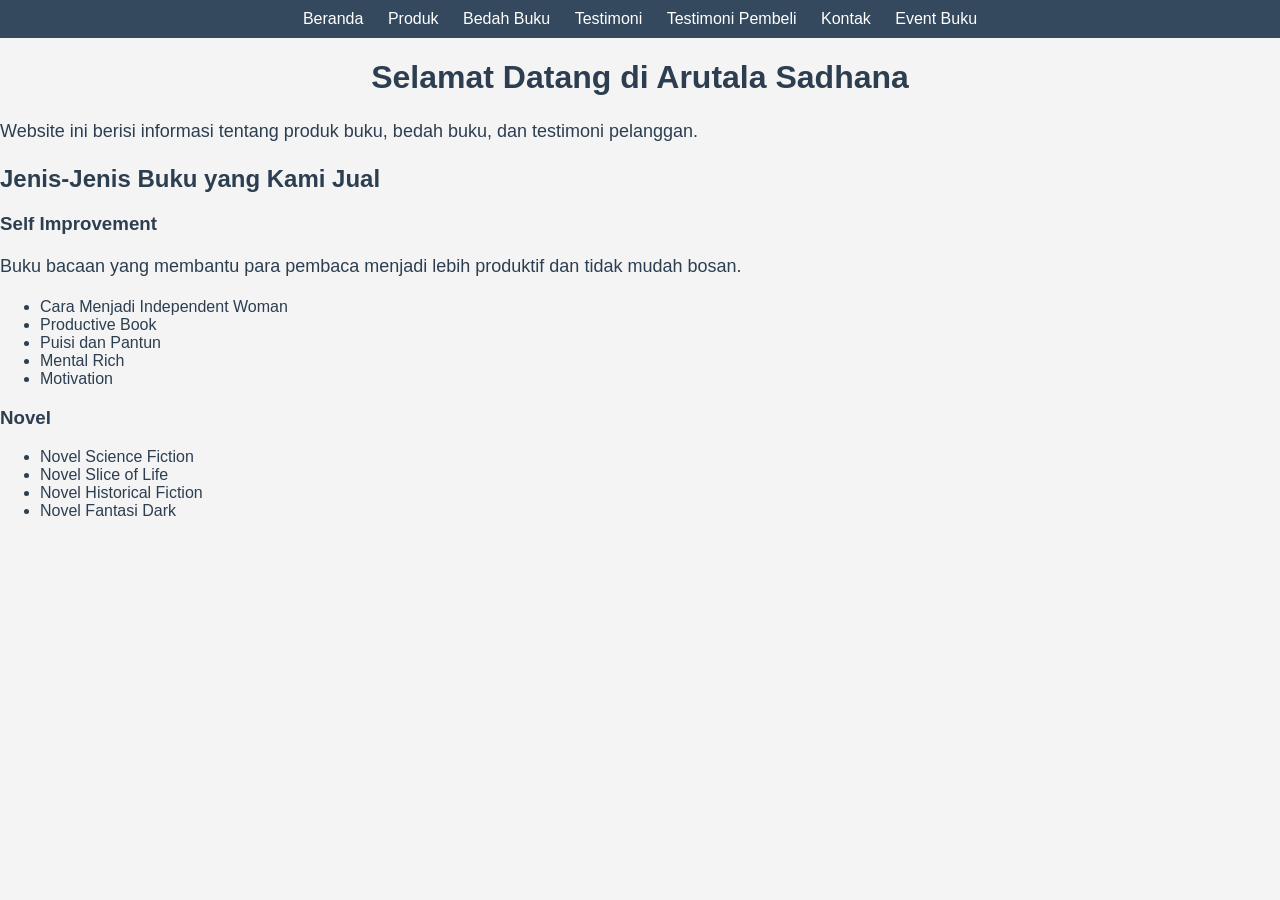
<file: index.html>
<!DOCTYPE html>
<html lang="id">
<head>
<meta charset="UTF-8">
<meta name="viewport" content="width=device-width, initial-scale=1.0">
<title>Profil Usaha Buku</title>
<link rel="stylesheet" href="style.css">

<style>
        body {
            font-family: Arial, sans-serif;
            margin: 0;
            background-color: #f4f4f4;
        }

        header {
            background-color: #2c3e50;
            color: white;
            padding: 15px;
            text-align: center;
        }

        nav {
            background-color: #34495e;
            padding: 10px;
            text-align: center;
        }

        nav a {
            color: white;
            text-decoration: none;
            margin: 0 10px;
        }

        section {
            padding: 20px;
        }

        .card {
            background-color: white;
            padding: 15px;
            margin-bottom: 15px;
            border-radius: 5px;
        }

        footer {
            background-color: #2c3e50;
            color: white;
            text-align: center;
            padding: 10px;
        }
    </style>

</head>
<body>

<nav>
<a href="index.html">Beranda</a>
<a href="produk.html">Produk</a>
<a href="bedah-buku.html">Bedah Buku</a>
<a href="testimoni.html">Testimoni</a>
<a href="tampil-testimoni.html">Testimoni Pembeli</a>
<a href="kontak.html">Kontak</a>
<a href="event.html">Event Buku</a>
</nav>

<h1>Selamat Datang di Arutala Sadhana</h1>

<p>Website ini berisi informasi tentang produk buku, bedah buku, dan testimoni pelanggan.</p>

<h2>Jenis-Jenis Buku yang Kami Jual</h2>

<h3>Self Improvement</h3>
<p>Buku bacaan yang membantu para pembaca menjadi lebih produktif dan tidak mudah bosan.</p>
<ul>
    <li>Cara Menjadi Independent Woman</li>
    <li>Productive Book</li>
    <li>Puisi dan Pantun</li>
    <li>Mental Rich</li>
    <li>Motivation</li>
</ul>

<h3>Novel</h3>
<ul>
    <li>Novel Science Fiction</li>
    <li>Novel Slice of Life</li>
    <li>Novel Historical Fiction</li>
    <li>Novel Fantasi Dark</li>
</ul>

</body>
</html>
</file>
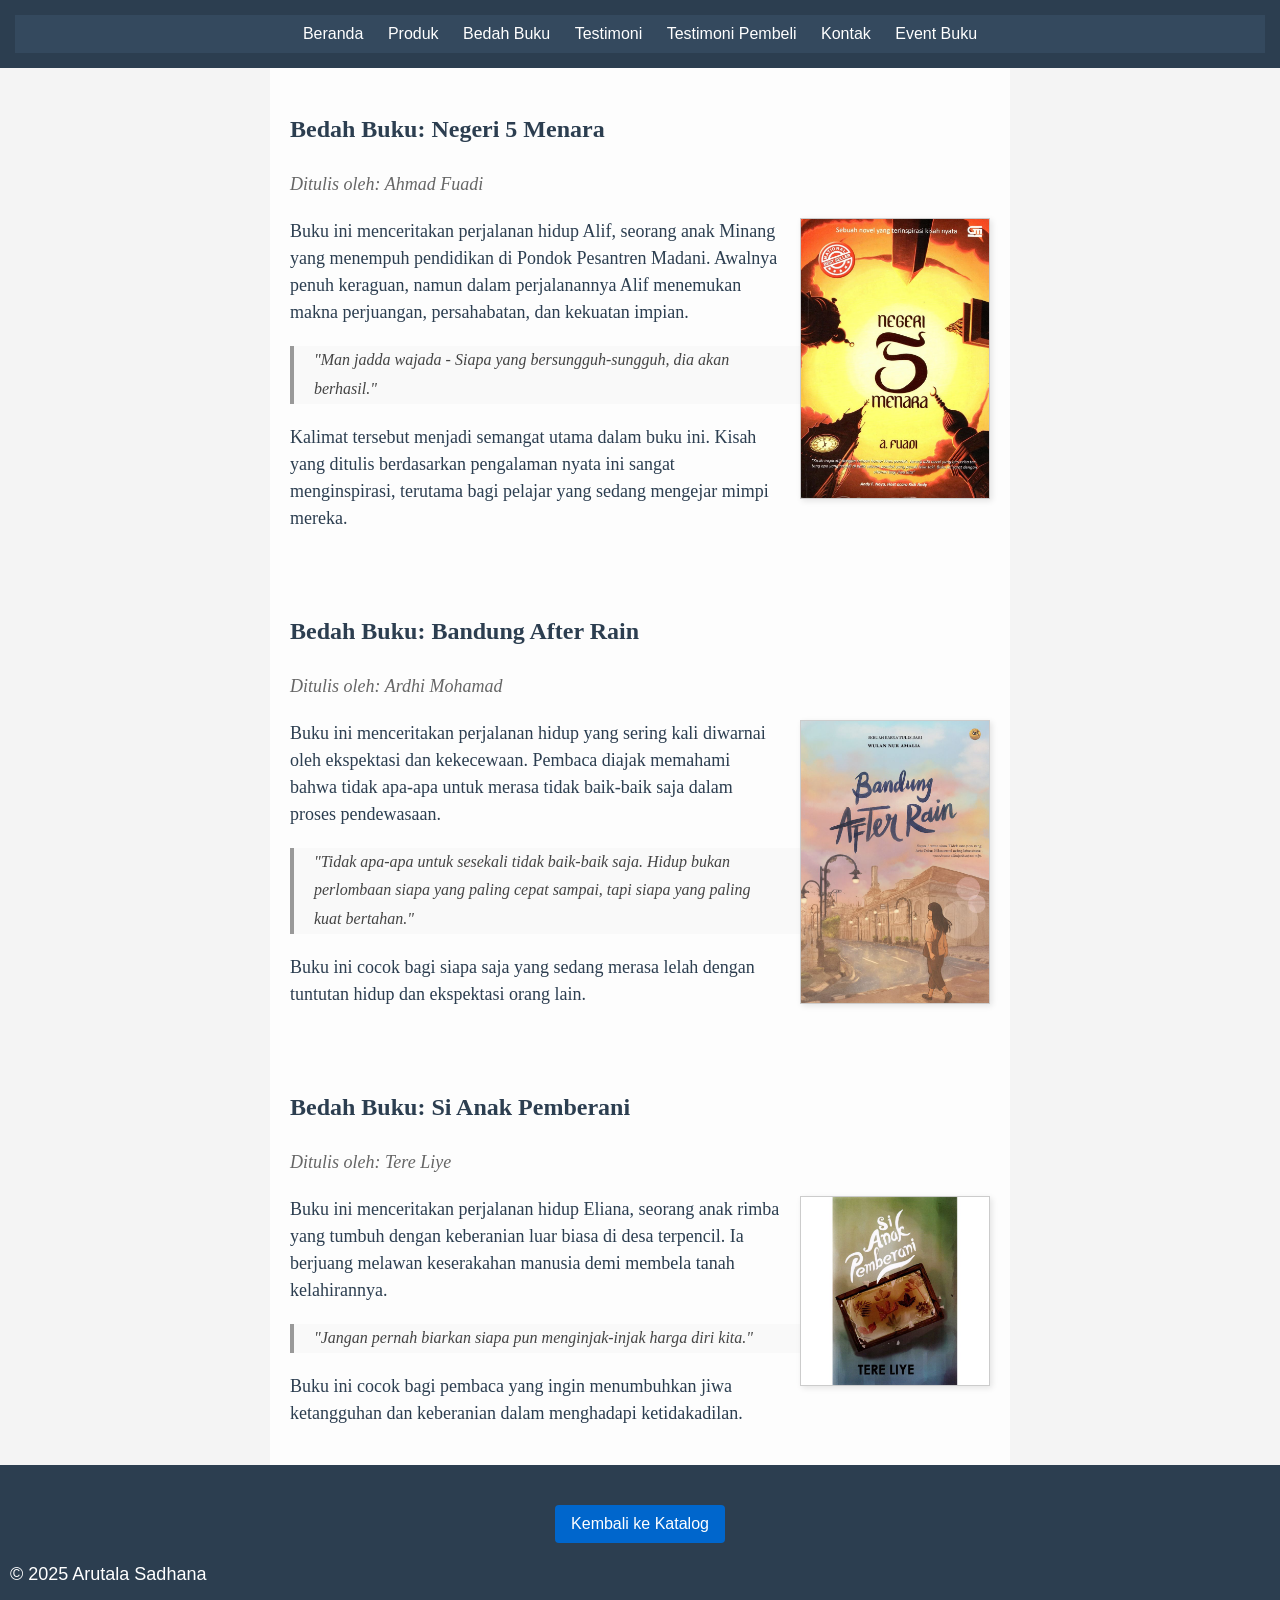
<file: bedah-buku.html>
<!DOCTYPE html>
<html lang="id">
<head>
<meta charset="UTF-8">
<meta name="viewport" content="width=device-width, initial-scale=1.0">
<title>Bedah Buku: Negeri 5 Menara</title>
<link rel="stylesheet" href="style.css">
</head>

<body>

<header>
<nav>
<a href="index.html">Beranda</a>
<a href="produk.html">Produk</a>
<a href="bedah-buku.html">Bedah Buku</a>
<a href="testimoni.html">Testimoni</a>
<a href="tampil-testimoni.html">Testimoni Pembeli</a>
<a href="kontak.html">Kontak</a>
<a href="event.html">Event Buku</a>
</nav>
</header>

<style>
        body {
            font-family: Arial, sans-serif;
            margin: 0;
            background-color: #f4f4f4;
        }

        header {
            background-color: #2c3e50;
            color: white;
            padding: 15px;
            text-align: center;
        }

        nav {
            background-color: #34495e;
            padding: 10px;
            text-align: center;
        }

        nav a {
            color: white;
            text-decoration: none;
            margin: 0 10px;
        }

        section {
            padding: 20px;
        }

        .card {
            background-color: white;
            padding: 15px;
            margin-bottom: 15px;
            border-radius: 5px;
        }

        footer {
            background-color: #2c3e50;
            color: white;
            text-align: center;
            padding: 10px;
        }
    </style>


<main>

<section class="artikel">
    <h2>Bedah Buku: Negeri 5 Menara</h2>
    <p class="penulis">Ditulis oleh: Ahmad Fuadi</p>
    <img src="Negeri 5 Menara by A_Fuadi.jpg" alt="Sampul Negeri 5 Menara" class="sampul">

    <p>
    Buku ini menceritakan perjalanan hidup Alif, seorang anak Minang yang menempuh 
    pendidikan di Pondok Pesantren Madani. Awalnya penuh keraguan, namun dalam perjalanannya 
    Alif menemukan makna perjuangan, persahabatan, dan kekuatan impian.
    </p>

    <blockquote>
    "Man jadda wajada - Siapa yang bersungguh-sungguh, dia akan berhasil."
    </blockquote>

    <p>
    Kalimat tersebut menjadi semangat utama dalam buku ini. Kisah yang ditulis berdasarkan 
    pengalaman nyata ini sangat menginspirasi, terutama bagi pelajar yang sedang mengejar
    mimpi mereka.
    </p>
</section>


<section class="artikel">
    <h2>Bedah Buku: Bandung After Rain</h2>
    <p class="penulis">Ditulis oleh: Ardhi Mohamad</p>
    <img src="bandung after rain.jpg" alt="Sampul Bandung After Rain" class="sampul">

    <p>
    Buku ini menceritakan perjalanan hidup yang sering kali diwarnai oleh ekspektasi dan 
    kekecewaan. Pembaca diajak memahami bahwa tidak apa-apa untuk merasa tidak baik-baik saja 
    dalam proses pendewasaan.
    </p>

    <blockquote>
    "Tidak apa-apa untuk sesekali tidak baik-baik saja. Hidup bukan perlombaan siapa yang 
    paling cepat sampai, tapi siapa yang paling kuat bertahan."
    </blockquote>

    <p>
    Buku ini cocok bagi siapa saja yang sedang merasa lelah dengan tuntutan hidup dan 
    ekspektasi orang lain.
    </p>
</section>


<section class="artikel">
    <h2>Bedah Buku: Si Anak Pemberani</h2>
    <p class="penulis">Ditulis oleh: Tere Liye</p>
    <img src="si anak pemberani.jpg" alt="Sampul Si Anak Pemberani" class="sampul">

    <p>
    Buku ini menceritakan perjalanan hidup Eliana, seorang anak rimba yang tumbuh dengan 
    keberanian luar biasa di desa terpencil. Ia berjuang melawan keserakahan manusia 
    demi membela tanah kelahirannya.
    </p>

    <blockquote>
    "Jangan pernah biarkan siapa pun menginjak-injak harga diri kita."
    </blockquote>

    <p>
    Buku ini cocok bagi pembaca yang ingin menumbuhkan jiwa ketangguhan dan keberanian 
    dalam menghadapi ketidakadilan.
    </p>
</section>

</main>

<footer>
<a href="produk.html" class="btn-kembali">Kembali ke Katalog</a>
<p>&copy; 2025 Arutala Sadhana</p>
</footer>

</body>
</html>
</file>
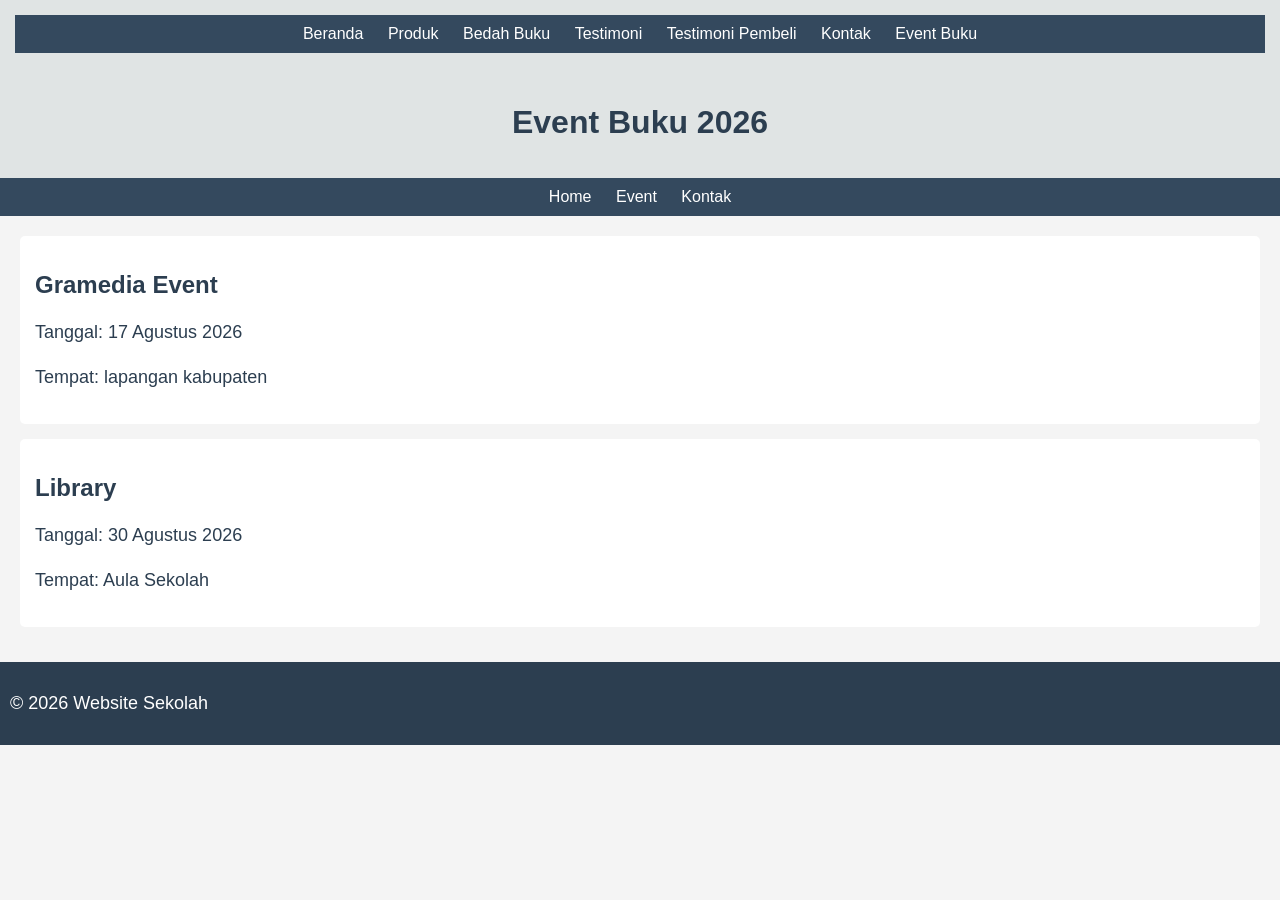
<file: event.html>
<!DOCTYPE html>
<html lang="id">
<head>
<meta charset="UTF-8">
<meta name="viewport" content="width=device-width, initial-scale=1.0">
<title>Bedah Buku: Negeri 5 Menara</title>
<link rel="stylesheet" href="style.css">
</head>

<body>

<header>
<nav>
<a href="index.html">Beranda</a>
<a href="produk.html">Produk</a>
<a href="bedah-buku.html">Bedah Buku</a>
<a href="testimoni.html">Testimoni</a>
<a href="tampil-testimoni.html">Testimoni Pembeli</a>
<a href="kontak.html">Kontak</a>
<a href="event.html">Event Buku</a>
</nav>
</header>

<meta charset="UTF-8">
    <meta name="viewport" content="width=device-width, initial-scale=1.0">
    <title>Event Sekolah</title>

   <style>
        body {
            font-family: Arial, sans-serif;
            margin: 0;
            background-color: #f4f4f4;
        }

        header {
            background-color: #dee3e3e6;
            color: white;
            padding: 15px;
            text-align: center;
        }

        nav {
            background-color: #34495e;
            padding: 10px;
            text-align: center;
        }

        nav a {
            color: white;
            text-decoration: none;
            margin: 0 10px;
        }

        section {
            padding: 20px;
        }

        .card {
            background-color: white;
            padding: 15px;
            margin-bottom: 15px;
            border-radius: 5px;
        }

        footer {
            background-color: #2c3e50;
            color: white;
            text-align: center;
            padding: 10px;
        }
    </style>
</head>

<body>

<header>
    <h1>Event Buku 2026</h1>
</header>

<nav>
    <a href="index.html">Home</a>
    <a href="event.html">Event</a>
    <a href="kontak.html">Kontak</a>
</nav>

<section>
    <div class="card">
        <h2>Gramedia Event</h2>
        <p>Tanggal: 17 Agustus 2026</p>
        <p>Tempat: lapangan kabupaten

        </p>
    </div>

    <div class="card">
        <h2>Library </h2>
        <p>Tanggal: 30 Agustus 2026</p>
        <p>Tempat: Aula Sekolah</p>
    </div>
</section>

<footer>
    <p>&copy; 2026 Website Sekolah</p>
</footer>

</body>
</html>
</file>
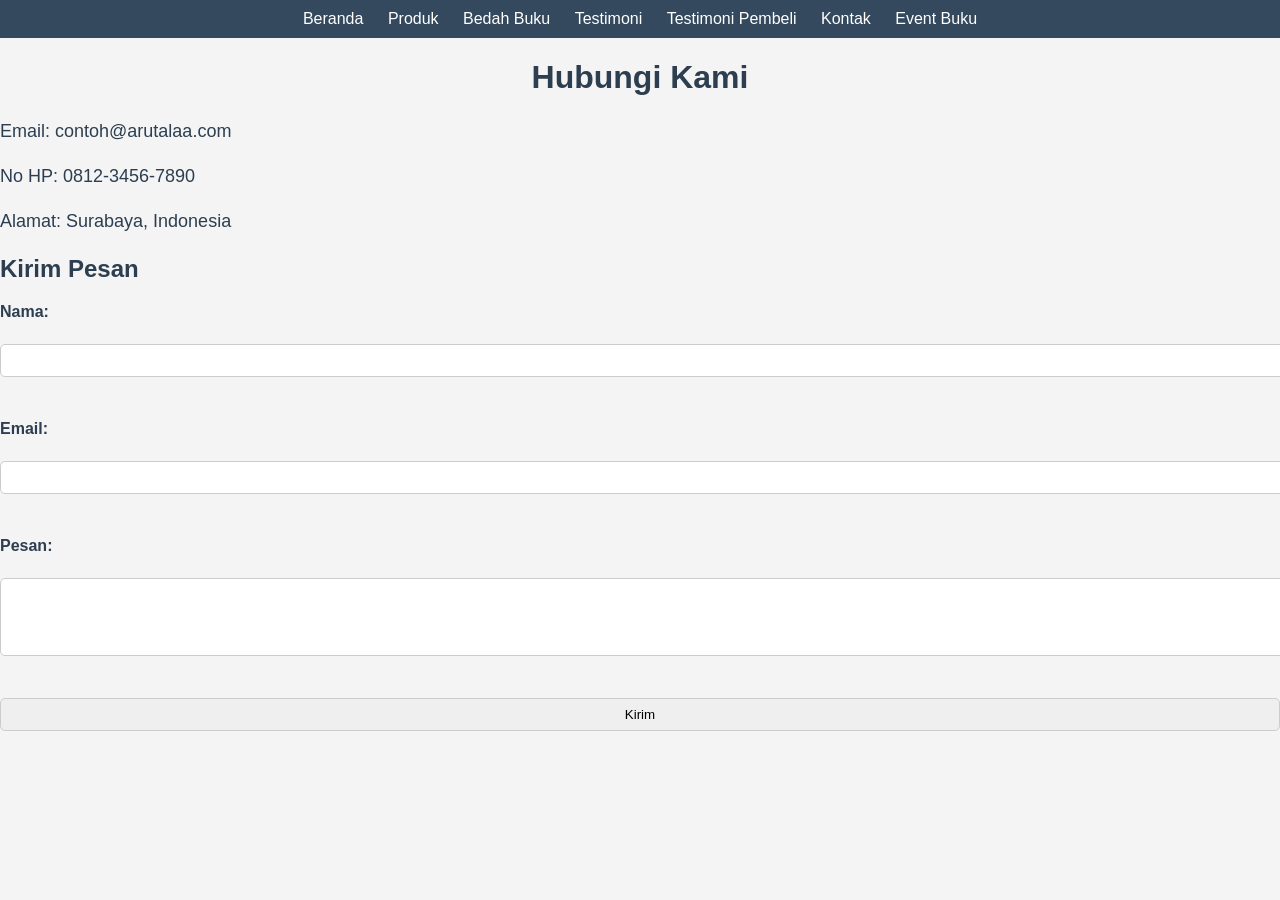
<file: kontak.html>
<!DOCTYPE html>
<html lang="id">
<head>
<meta charset="UTF-8">
<meta name="viewport" content="width=device-width, initial-scale=1.0">
<title>Profil Usaha Buku</title>
<link rel="stylesheet" href="style.css">
</head>
<body>
<nav>
<a href="index.html">Beranda</a>
<a href="produk.html">Produk</a>
<a href="bedah-buku.html">Bedah Buku</a>
<a href="testimoni.html">Testimoni</a>
<a href="tampil-testimoni.html">Testimoni Pembeli</a>
<a href="kontak.html">Kontak</a>
<a href="event.html">Event Buku</a>
</nav>

<style>
        body {
            font-family: Arial, sans-serif;
            margin: 0;
            background-color: #f4f4f4;
        }

        header {
            background-color: #2c3e50;
            color: white;
            padding: 15px;
            text-align: center;
        }

        nav {
            background-color: #34495e;
            padding: 10px;
            text-align: center;
        }

        nav a {
            color: white;
            text-decoration: none;
            margin: 0 10px;
        }

        section {
            padding: 20px;
        }

        .card {
            background-color: white;
            padding: 15px;
            margin-bottom: 15px;
            border-radius: 5px;
        }

        footer {
            background-color: #2c3e50;
            color: white;
            text-align: center;
            padding: 10px;
        }
    </style>

<head>
    <meta charset="UTF-8">
    <title>Kontak</title>
</head>
<body>

    <h1>Hubungi Kami</h1>

    <p>Email: contoh@arutalaa.com</p>
    <p>No HP: 0812-3456-7890</p>
    <p>Alamat: Surabaya, Indonesia</p>

    <h2>Kirim Pesan</h2>

    <form action="#" method="post">
        <label>Nama:</label><br>
        <input type="text" name="nama"><br><br>

        <label>Email:</label><br>
        <input type="email" name="email"><br><br>

        <label>Pesan:</label><br>
        <textarea name="pesan" rows="4" cols="30"></textarea><br><br>

        <input type="submit" value="Kirim">
    </form>

</body>
</html>
</file>
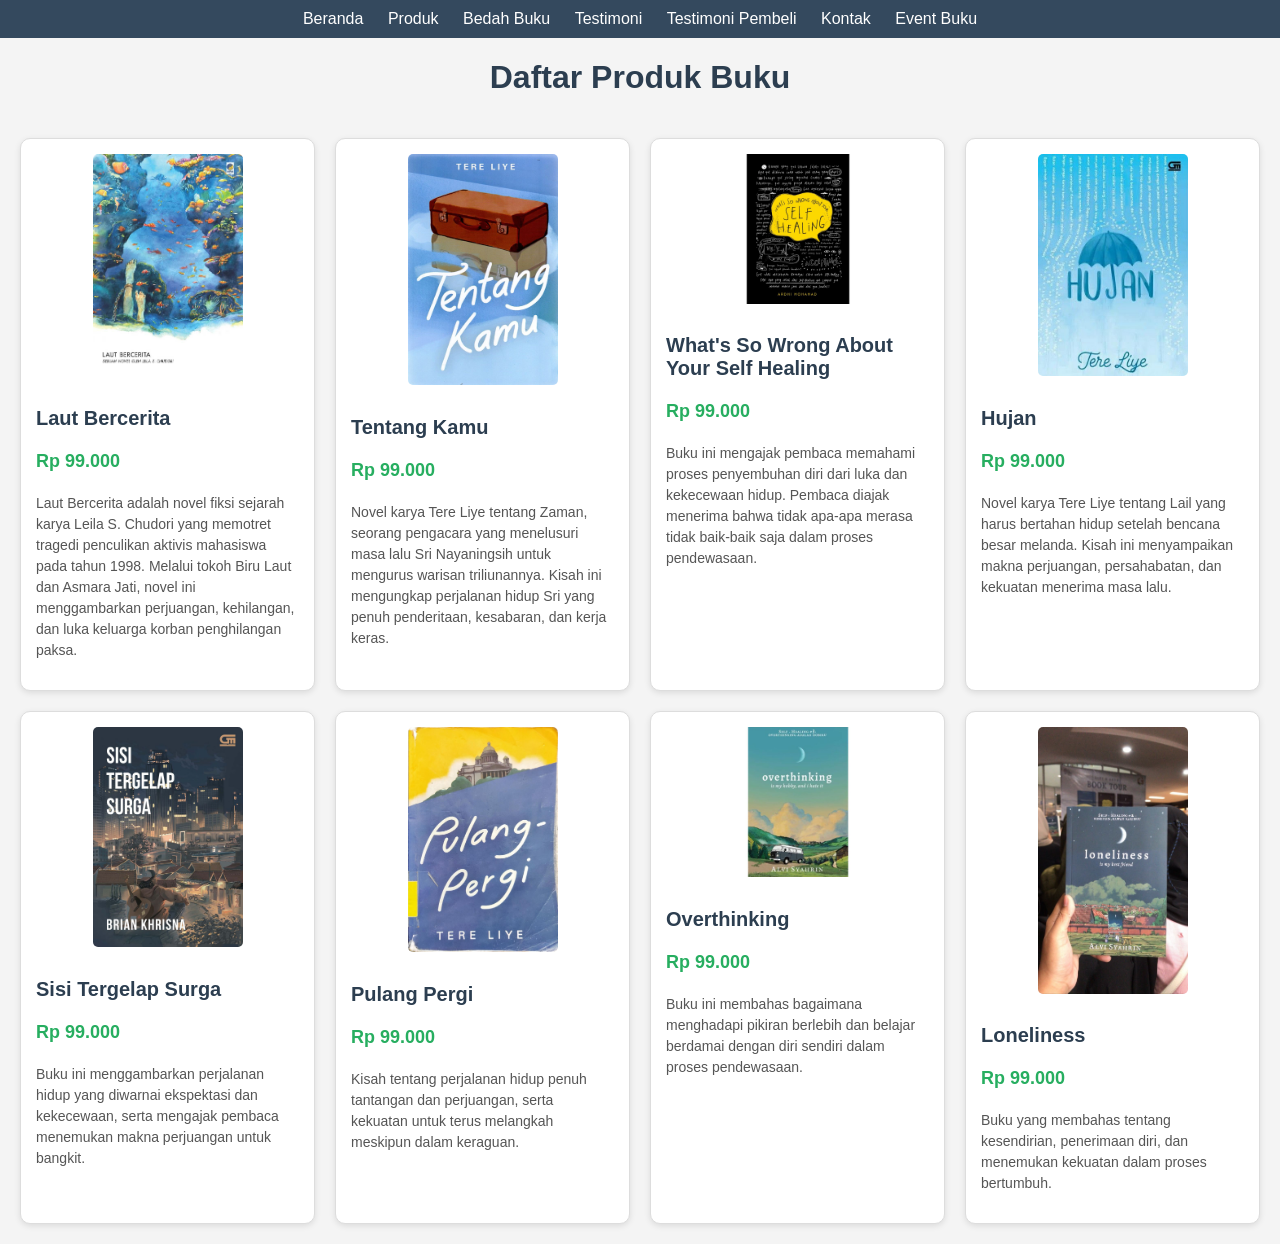
<file: produk.html>
<!DOCTYPE html>
<html lang="id">
<head>
<meta charset="UTF-8">
<meta name="viewport" content="width=device-width, initial-scale=1.0">
<title>Daftar Produk Buku</title>
<link rel="stylesheet" href="style.css">
</head>

<body>

<nav>
<a href="index.html">Beranda</a>
<a href="produk.html">Produk</a>
<a href="bedah-buku.html">Bedah Buku</a>
<a href="testimoni.html">Testimoni</a>
<a href="tampil-testimoni.html">Testimoni Pembeli</a>
<a href="kontak.html">Kontak</a>
<a href="event.html">Event Buku</a>
</nav>

<style>
        body {
            font-family: Arial, sans-serif;
            margin: 0;
            background-color: #f4f4f4;
        }

        header {
            background-color: #2c3e50;
            color: white;
            padding: 15px;
            text-align: center;
        }

        nav {
            background-color: #34495e;
            padding: 10px;
            text-align: center;
        }

        nav a {
            color: white;
            text-decoration: none;
            margin: 0 10px;
        }

        section {
            padding: 20px;
        }

        .card {
            background-color: white;
            padding: 15px;
            margin-bottom: 15px;
            border-radius: 5px;
        }

        footer {
            background-color: #2c3e50;
            color: white;
            text-align: center;
            padding: 10px;
        }
    </style>


<h1>Daftar Produk Buku</h1>

<section class="daftar-produk">

<div class="produk">
     <img src="Laut Bercerita.jpg" alt="Laut Bercerita">
     <h2>Laut Bercerita</h2>
     <p class="harga">Rp 99.000</p>
     <p class="deskripsi">
     Laut Bercerita adalah novel fiksi sejarah karya Leila S. Chudori yang memotret tragedi penculikan 
     aktivis mahasiswa pada tahun 1998. Melalui tokoh Biru Laut dan Asmara Jati, novel ini menggambarkan 
     perjuangan, kehilangan, dan luka keluarga korban penghilangan paksa.
     </p>
</div>

<div class="produk">
     <img src="tentang kamu.jpg" alt="Tentang Kamu">
     <h2>Tentang Kamu</h2>
     <p class="harga">Rp 99.000</p>
     <p class="deskripsi">
     Novel karya Tere Liye tentang Zaman, seorang pengacara yang menelusuri masa lalu Sri Nayaningsih 
     untuk mengurus warisan triliunannya. Kisah ini mengungkap perjalanan hidup Sri yang penuh 
     penderitaan, kesabaran, dan kerja keras.
     </p>
</div>


</body>
</html>
<div class="produk">
     <img src="ardhi.jpg" alt="what's so wrong about your Self">
     <h2>What's So Wrong About Your Self Healing</h2>
     <p class="harga">Rp 99.000</p>
     <p class="deskripsi">
     Buku ini mengajak pembaca memahami proses penyembuhan diri dari luka dan kekecewaan hidup. 
     Pembaca diajak menerima bahwa tidak apa-apa merasa tidak baik-baik saja dalam proses pendewasaan.
     </p>
</div>

<div class="produk">
     <img src="hujan tere liye.jpg" alt="Hujan">
     <h2>Hujan</h2>
     <p class="harga">Rp 99.000</p>
     <p class="deskripsi">
     Novel karya Tere Liye tentang Lail yang harus bertahan hidup setelah bencana besar melanda. 
     Kisah ini menyampaikan makna perjuangan, persahabatan, dan kekuatan menerima masa lalu.
     </p>
</div>

<div class="produk">
     <img src="sisi tergelap surga.jpg" alt="Sisi Tergelap Surga">
     <h2>Sisi Tergelap Surga</h2>
     <p class="harga">Rp 99.000</p>
     <p class="deskripsi">
     Buku ini menggambarkan perjalanan hidup yang diwarnai ekspektasi dan kekecewaan, 
     serta mengajak pembaca menemukan makna perjuangan untuk bangkit.
     </p>
</div>

<div class="produk">
     <img src="Pulang-pergi.jpg" alt="Pulang Pergi">
     <h2>Pulang Pergi</h2>
     <p class="harga">Rp 99.000</p>
     <p class="deskripsi">
     Kisah tentang perjalanan hidup penuh tantangan dan perjuangan, serta kekuatan 
     untuk terus melangkah meskipun dalam keraguan.
     </p>
</div>

<div class="produk">
     <img src="overthinking.jpg" alt="Overthinking">
     <h2>Overthinking</h2>
     <p class="harga">Rp 99.000</p>
     <p class="deskripsi">
     Buku ini membahas bagaimana menghadapi pikiran berlebih dan belajar berdamai 
     dengan diri sendiri dalam proses pendewasaan.
     </p>
</div>

<div class="produk">
     <img src="loneliness.jpg" alt="Loneliness">
     <h2>Loneliness</h2>
     <p class="harga">Rp 99.000</p>
     <p class="deskripsi">
     Buku yang membahas tentang kesendirian, penerimaan diri, dan menemukan 
     kekuatan dalam proses bertumbuh.
     </p>
</div>

</section>

</body>
</html>
</file>
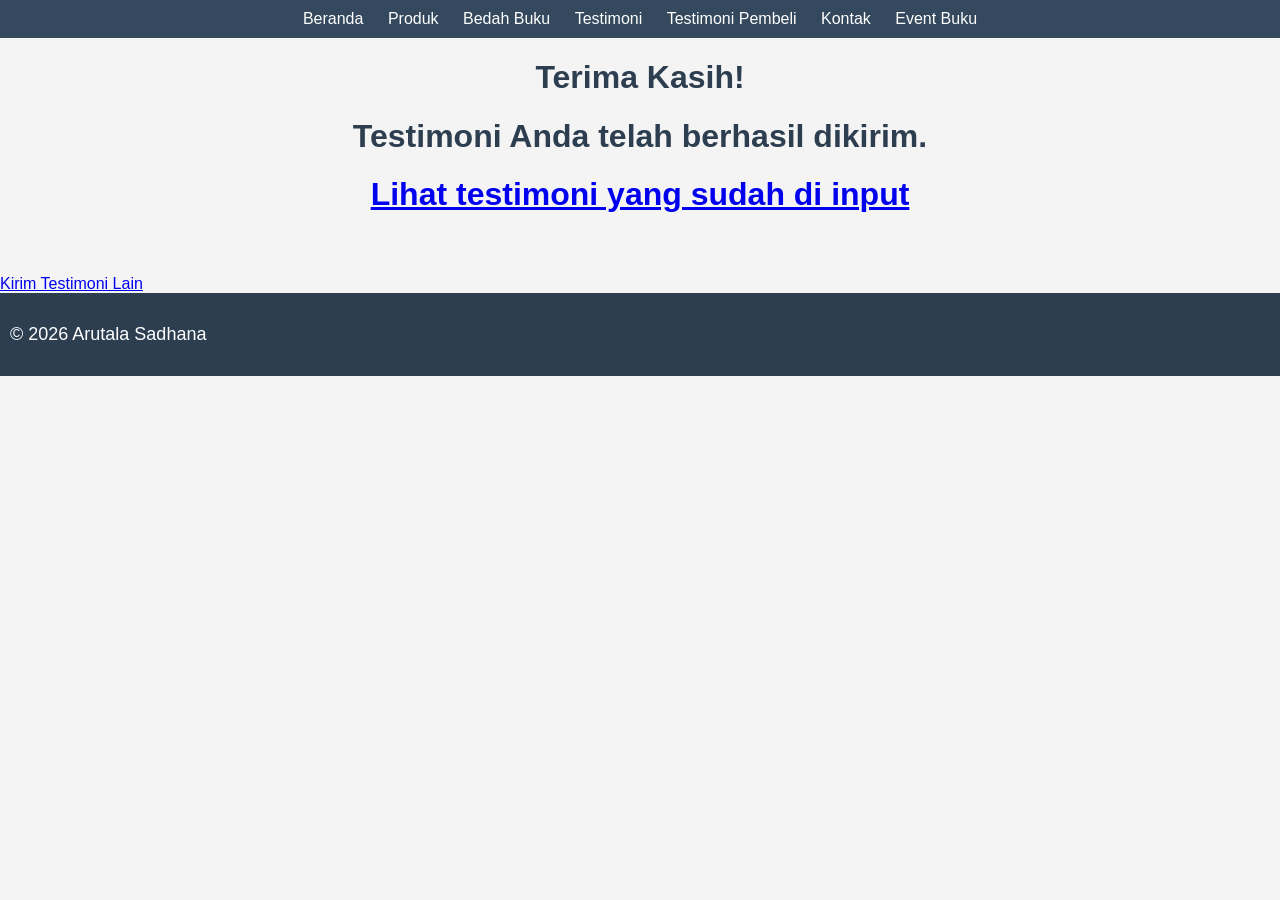
<file: proses-testimoni.html>
<!DOCTYPE html>
<html lang="id">
<head>
<meta charset="UTF-8">
<meta name="viewport" content="width=device-width, initial-scale=1.0">
<title>Profil Usaha Buku</title>
<link rel="stylesheet" href="style.css">
</head>

<body>

<nav>
    <a href="index.html">Beranda</a>
    <a href="produk.html">Produk</a>
    <a href="bedah-buku.html">Bedah Buku</a>
    <a href="testimoni.html">Testimoni</a>
    <a href="tampil-testimoni.html">Testimoni Pembeli</a>
    <a href="kontak.html">Kontak</a>
    <a href="event.html">Event Buku</a>
</nav>

<style>
        body {
            font-family: Arial, sans-serif;
            margin: 0;
            background-color: #f4f4f4;
        }

        header {
            background-color: #2c3e50;
            color: white;
            padding: 15px;
            text-align: center;
        }

        nav {
            background-color: #34495e;
            padding: 10px;
            text-align: center;
        }

        nav a {
            color: white;
            text-decoration: none;
            margin: 0 10px;
        }

        section {
            padding: 20px;
        }

        .card {
            background-color: white;
            padding: 15px;
            margin-bottom: 15px;
            border-radius: 5px;
        }

        footer {
            background-color: #2c3e50;
            color: white;
            text-align: center;
            padding: 10px;
        }
    </style>


<main class="konfirmasi">
    <h1>Terima Kasih!</h1>
    <h1>Testimoni Anda telah berhasil dikirim.</h1>
    <h1> <a href="tampil-testimoni.html">Lihat testimoni yang sudah di input</a></h1>
    <section class="testimoni-terkirim"></section>
    <a href="testimoni.html">Kirim Testimoni Lain</a>
    
</main>

<footer>
    <p>&copy; 2026 Arutala Sadhana</p>
</footer>

</body>
</html>
</file>
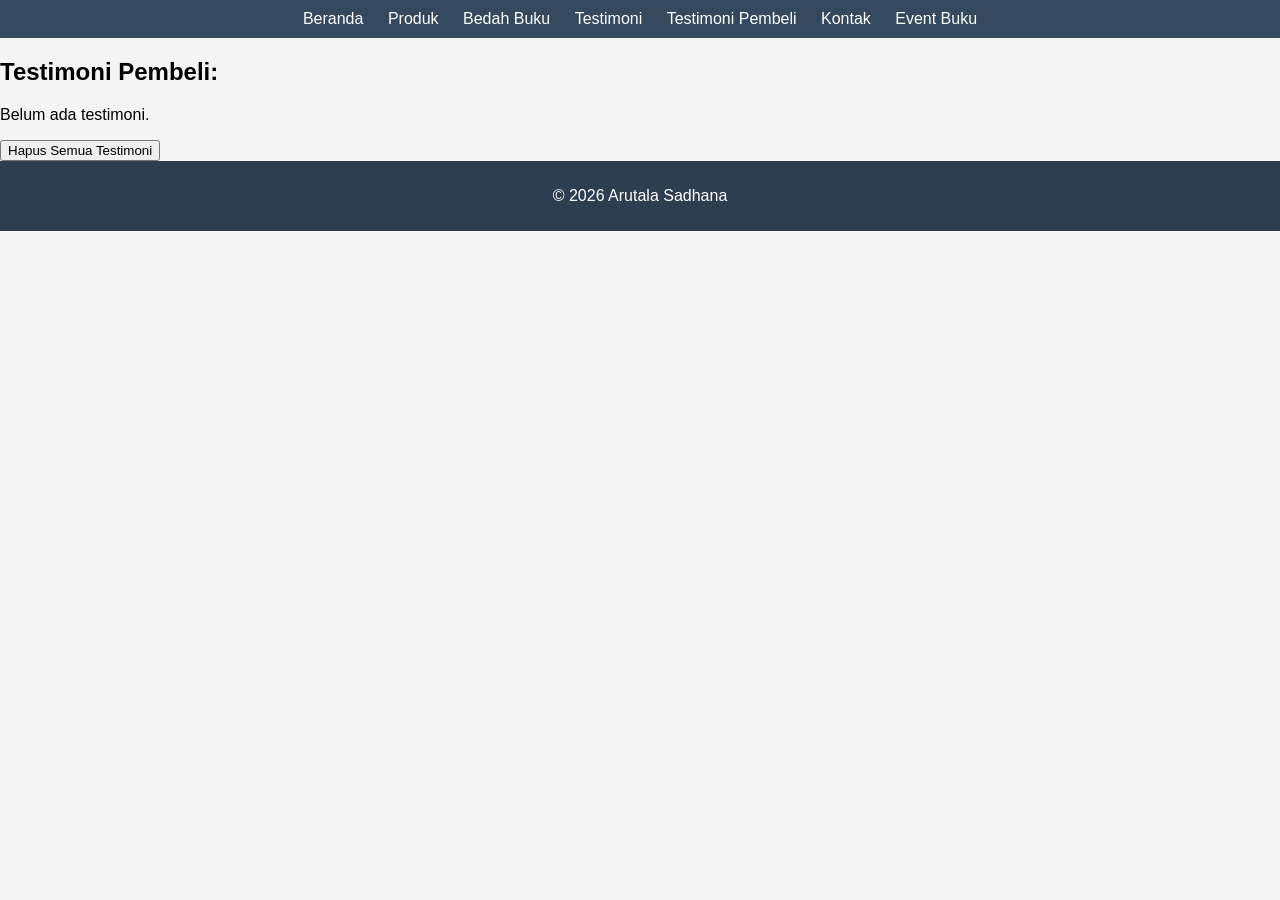
<file: tampil-testimoni.html>
<!DOCTYPE html>
<html lang="id">
<head>
<meta charset="UTF-8">
<meta name="viewport" content="width=device-width, initial-scale=1.0">
<title>Testimoni Pembeli</title>

<body>

<nav>
    <a href="index.html">Beranda</a>
    <a href="produk.html">Produk</a>
    <a href="bedah-buku.html">Bedah Buku</a>
    <a href="testimoni.html">Testimoni</a>
    <a href="tampil-testimoni.html">Testimoni Pembeli</a>
    <a href="kontak.html">Kontak</a>
    <a href="event.html">Event Buku</a>
</nav>

<style>
        body {
            font-family: Arial, sans-serif;
            margin: 0;
            background-color: #f4f4f4;
        }

        header {
            background-color: #2c3e50;
            color: white;
            padding: 15px;
            text-align: center;
        }

        nav {
            background-color: #34495e;
            padding: 10px;
            text-align: center;
        }

        nav a {
            color: white;
            text-decoration: none;
            margin: 0 10px;
        }

        section {
            padding: 20px;
        }

        .card {
            background-color: white;
            padding: 15px;
            margin-bottom: 15px;
            border-radius: 5px;
        }

        footer {
            background-color: #2c3e50;
            color: white;
            text-align: center;
            padding: 10px;
        }
    </style>


<main class="formulir">
    <h2>Testimoni Pembeli:</h2>

    <div id="daftarTestimoni"></div>

    <button id="hapusSemua">Hapus Semua Testimoni</button>
</main>

<footer>
    <p style="text-align:center;">&copy; 2026 Arutala Sadhana</p>
</footer>

<script>
const container =document.getElementById("daftarTestimoni");

let testimoniList =JSON.parse(localStorage.getItem("testimoniList")) || [];

if (testimoniList.length === 0) {
    container.innerHTML = "<p>Belum ada testimoni.</p>";
} else {
    testimoniList.forEach((t, i) => {
        const el = document.createElement('div');
        el.className = 'testimoni-box';

        el.innerHTML = `
            <p><strong>Nama :</strong> ${t.nama}</p>
            <p><strong>Asal :</strong> ${t.asal}</p>
            <p><strong>Email :</strong> ${t.email}</p>
            <p><strong>Judul Buku :</strong> ${t.judul}</p>
            <p><strong>Testimoni :</strong> ${t.pesan}</p>
            <p><strong>Rating :</strong> ${t.rating}</p>
        `;

        container.appendChild(el);
    });
}

document.getElementById("hapusSemua").addEventListener("click", function() {
    const konfirmasi = confirm("Yakin ingin menghapus semua testimoni?");
    if (konfirmasi) {
        localStorage.removeItem("testimoniList");
        location.reload();
    }
});
</script>

</body>
</html>
</file>
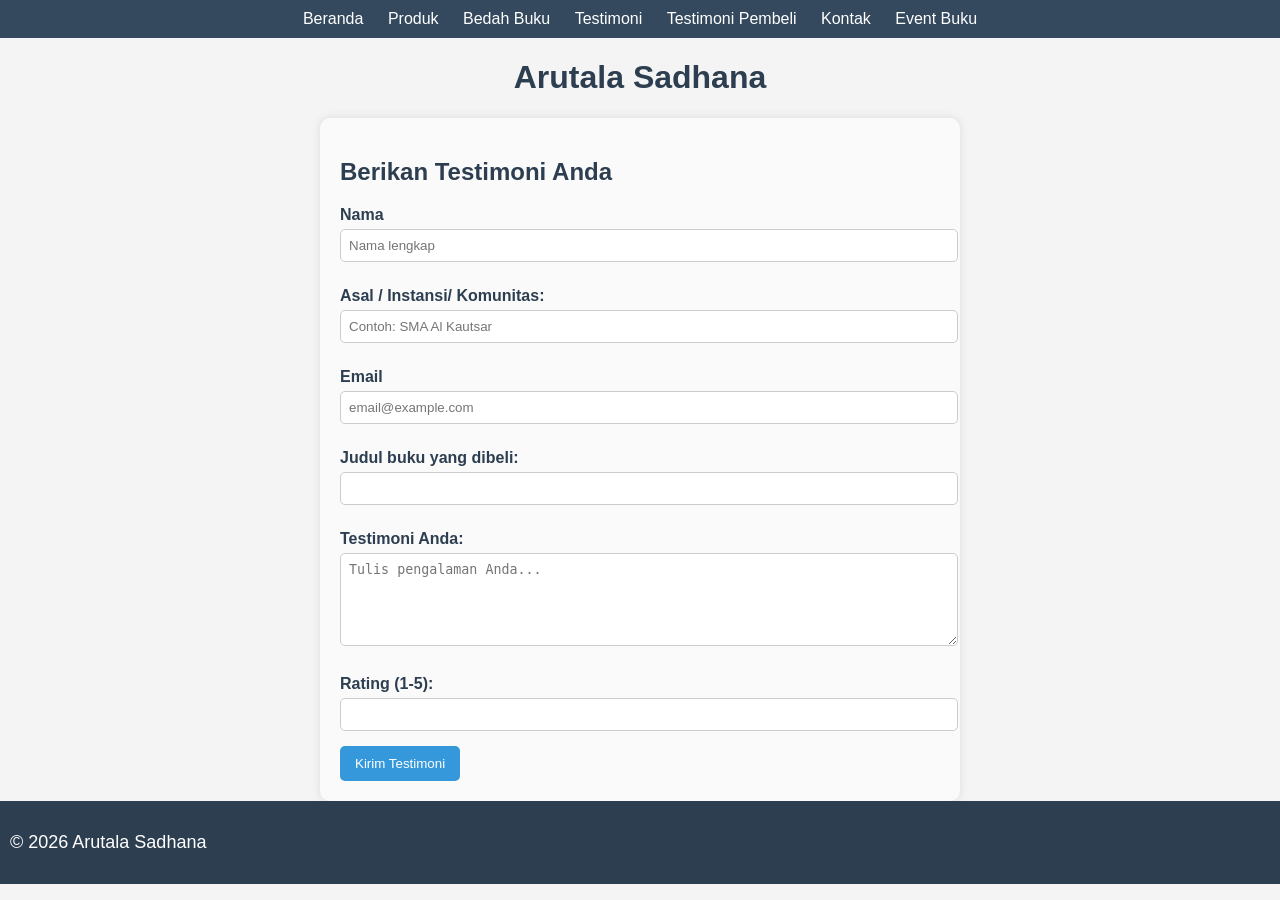
<file: testimoni.html>
<!DOCTYPE html>
<html lang="id">
<head>
<meta charset="UTF-8">
<meta name="viewport" content="width=device-width, initial-scale=1.0">
<title>Profil Usaha Buku</title>
<link rel="stylesheet" href="style.css">
</head>

<body>

<nav>
    <a href="index.html">Beranda</a>
    <a href="produk.html">Produk</a>
    <a href="bedah-buku.html">Bedah Buku</a>
    <a href="testimoni.html">Testimoni</a>
    <a href="tampil-testimoni.html">Testimoni Pembeli</a>
    <a href="kontak.html">Kontak</a>
    <a href="event.html">Event Buku</a>
</nav>

<style>
        body {
            font-family: Arial, sans-serif;
            margin: 0;
            background-color: #f4f4f4;
        }

        header {
            background-color: #2c3e50;
            color: white;
            padding: 15px;
            text-align: center;
        }

        nav {
            background-color: #34495e;
            padding: 10px;
            text-align: center;
        }

        nav a {
            color: white;
            text-decoration: none;
            margin: 0 10px;
        }

        section {
            padding: 20px;
        }

        .card {
            background-color: white;
            padding: 15px;
            margin-bottom: 15px;
            border-radius: 5px;
        }

        footer {
            background-color: #2c3e50;
            color: white;
            text-align: center;
            padding: 10px;
        }
    </style>

<h1>Arutala Sadhana</h1>

<main class="formulir">
    <h2>Berikan Testimoni Anda</h2>

    <form id="formTestimoni">
        <label for="nama">Nama</label>
        <input type="text" id="nama" name="nama" required placeholder="Nama lengkap">

        <label for="asal">Asal / Instansi/ Komunitas:</label>
        <input type="text" id="asal" name="asal" required placeholder="Contoh: SMA Al Kautsar">

        <label for="email">Email</label>
        <input type="email" id="email" name="email" required placeholder="email@example.com">

        <label for="judul">Judul buku yang dibeli:</label>
        <input type="text" id="judul" name="judul">

        <label for="pesan">Testimoni Anda:</label>
        <textarea id="pesan" name="pesan" required placeholder="Tulis pengalaman Anda..." rows="5"></textarea>

        <label for="rating">Rating (1-5):</label>
        <input type="number" id="rating" name="rating" min="1" max="5">

        <button type="submit">Kirim Testimoni</button>
    </form>
</main>

<footer>
    <p>&copy; 2026 Arutala Sadhana</p>
</footer>

<script>
document.getElementById('formTestimoni').addEventListener('submit', function(e) {
    e.preventDefault();

    const nama = document.getElementById('nama').value;
    const asal = document.getElementById('asal').value;
    const email = document.getElementById('email').value;
    const judul = document.getElementById('judul').value;
    const pesan = document.getElementById('pesan').value;
    const rating = document.getElementById('rating').value;

    const dataBaru = { nama, asal, email, judul, pesan, rating };

    const testimoniList = JSON.parse(localStorage.getItem('testimoniList')) || [];
    // Tambahkan testimoni baru
    testimoniList.push(dataBaru);
    // Simpan kembali ke localStorage
    localStorage.setItem('testimoniList', JSON.stringify(testimoniList));
    // Arahkan ke halaman konfirmasi
    window.location.href = 'proses-testimoni.html';
});
</script>
</body>
</html>
</file>
<file: style.css>
body {
    background-color: #948979;
    font-family: Arial, "Times New Roman", serif;
    color: #2c3e50;
    margin: 20px;
}

h1 {
    color: #2c3e50;
    text-align: center;
}

h2 {
    color: #2c3e50;
    text-align: left;
}

p {
    font-size: 18px;
    text-align: left;
    line-height: 1.5;
}

.daftar-produk {
    display: grid;
    grid-template-columns: repeat(auto-fit, minmax(250px, 1fr));
    gap: 20px;
    padding: 20px;
}

.produk {
    background-color: #fff;
    border: 1px solid #ddd;
    padding: 15px;
    border-radius: 10px;
    text-align: center;
    box-shadow: 0 2px 6px rgba(0, 0, 0, 0.1);
}

.produk img {
    width: 150px;
    height: auto;
    border-radius: 5px;
    margin-bottom: 10px;
}

.produk h2 {
    font-size: 20px;
    color: #2c3e50; 
}

.produk h3 {
    font-size: 16px;
    color: #2c3e50;
}

.harga {
    font-weight: bold;
    color: #27ae60;
}

.deskripsi {
    font-size: 14px;
    color: #555;
}

.artikel {
    max-width: 700px;
    margin: auto;
    padding: 20px;
    background-color: #fdfdfd;
    font-family: Georgia, serif;
    line-height: 1.8;
}

.artikel .penulis {
    font-style: italic;
    color: #666;
    margin-bottom: 20px;
}

.artikel .sampul {
    width: 188px;
    float: right;
    margin: 0 0 20px 20px;
    border: 1px solid #ccc;
    box-shadow: 2px 2px 6px rgba(0, 0, 0, 0.1);
}

.artikel blockquote {
    font-style: italic;
    padding-left: 20px;
    margin: 20px 0;
    border-left: 4px solid #999;
    color: #444;
    background-color: #f9f9f9;
}

.btn-kembali {
    display: inline-block;
    margin-top: 30px;
    padding: 10px 16px;
    background-color: #0066cc;
    color: white;
    text-decoration: none;
    border-radius: 4px;
}

.btn-kembali:hover {
    background-color: #004d99;
}

.formulir {
    max-width: 600px;
    margin: auto;
    padding: 20px;
    background-color: #fafafa;
    border-radius: 10px;
    box-shadow: 0 0 10px rgba(0, 0, 0, 0.1);
}

form label {
    display: block;
    margin-top: 10px;
    font-weight: bold;
}

form input,
form select,
form textarea {
    width: 100%;
    padding: 8px;
    margin-top: 5px;
    margin-bottom: 15px;
    border-radius: 5px;
    border: 1px solid #ccc;
}

form button {
    background-color: #3498db;
    color: white;
    padding: 10px 15px;
    border: none;
    border-radius: 5px;
    cursor: pointer;
}

form button:hover {
    background-color: #2980b9;
}
</file>
